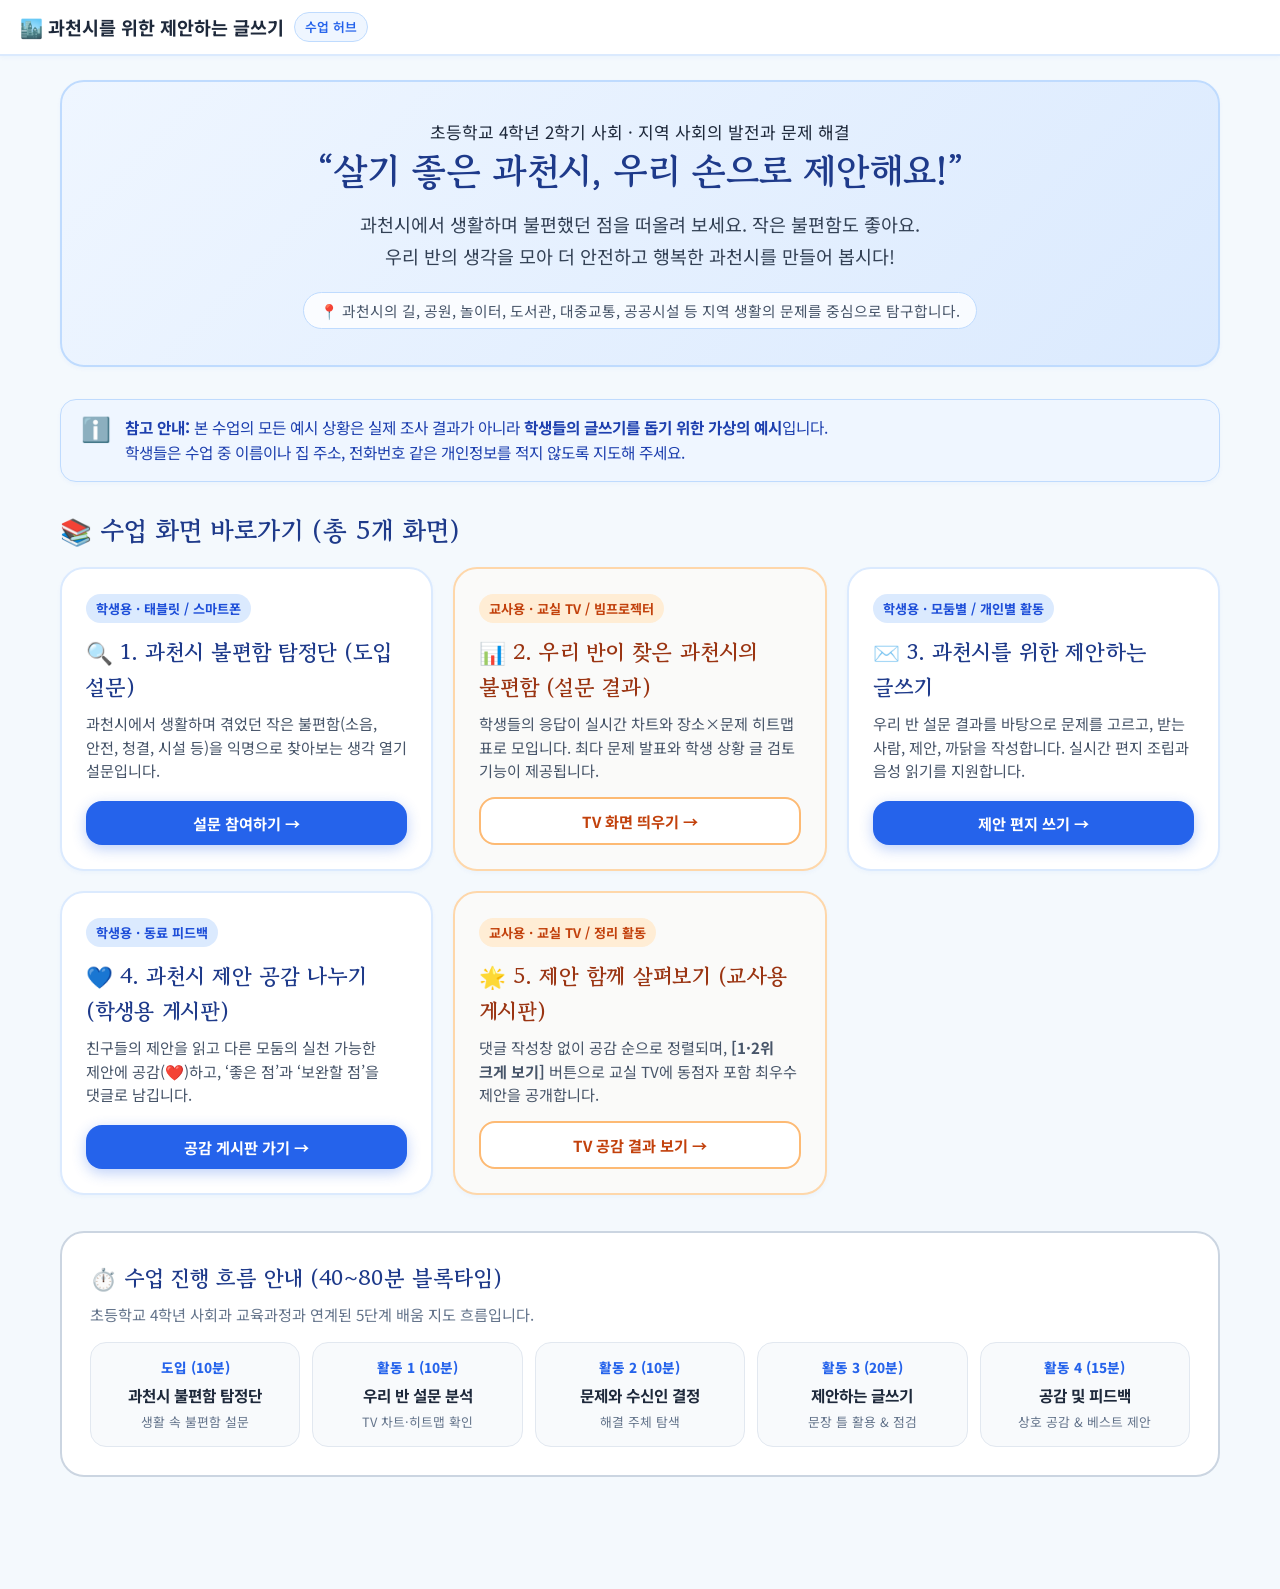
<file: public/index.html>
<!DOCTYPE html>
<html lang="ko">
<head>
  <meta charset="UTF-8">
  <meta name="viewport" content="width=device-width, initial-scale=1.0">
  <title>살기 좋은 과천시, 우리 손으로 제안해요! | 초등학교 4학년 사회과 웹앱</title>
  <link rel="stylesheet" href="style.css">
  <style>
    .hero-banner {
      background: linear-gradient(135deg, #eff6ff 0%, #dbeafe 100%);
      border: 2px solid #bfdbfe;
      border-radius: var(--radius-lg);
      padding: 36px 28px;
      text-align: center;
      margin-bottom: 32px;
      box-shadow: var(--shadow-sm);
    }
    .hero-title {
      font-family: var(--font-title);
      font-size: 2.3rem;
      font-weight: 700;
      color: #1e3a8a;
      margin-bottom: 14px;
      line-height: 1.35;
    }
    .hero-desc {
      font-size: 1.15rem;
      color: #334155;
      line-height: 1.7;
      max-width: 760px;
      margin: 0 auto 20px;
    }
    .screen-grid {
      display: grid;
      grid-template-columns: repeat(auto-fit, minmax(320px, 1fr));
      gap: 20px;
      margin-bottom: 36px;
    }
    .screen-card {
      background: #ffffff;
      border: 2px solid var(--color-border-card);
      border-radius: var(--radius-lg);
      padding: 24px;
      display: flex;
      flex-direction: column;
      justify-content: space-between;
      transition: all 0.25s ease;
      box-shadow: var(--shadow-sm);
      text-decoration: none;
      color: inherit;
    }
    .screen-card:hover {
      border-color: #60a5fa;
      transform: translateY(-3px);
      box-shadow: var(--shadow-md);
    }
    .screen-card.teacher-card {
      background: #fafaf9;
      border-color: #fed7aa;
    }
    .screen-card.teacher-card:hover {
      border-color: #f97316;
    }
    .target-tag {
      display: inline-block;
      font-size: 0.82rem;
      font-weight: 700;
      padding: 4px 10px;
      border-radius: 9999px;
      margin-bottom: 12px;
    }
    .target-student {
      background: #dbeafe;
      color: #1d4ed8;
    }
    .target-teacher {
      background: #ffedd5;
      color: #c2410c;
    }
    .lesson-steps-box {
      background: #ffffff;
      border: 2px solid #cbd5e1;
      border-radius: var(--radius-lg);
      padding: 28px;
      margin-bottom: 32px;
    }
    .step-timeline {
      display: grid;
      grid-template-columns: repeat(auto-fit, minmax(160px, 1fr));
      gap: 12px;
      margin-top: 16px;
    }
    .timeline-item {
      background: #f8fafc;
      border: 1.5px solid #e2e8f0;
      border-radius: var(--radius-md);
      padding: 14px;
      text-align: center;
    }
    .timeline-num {
      font-size: 0.85rem;
      font-weight: 800;
      color: #2563eb;
      margin-bottom: 4px;
    }
    .timeline-title {
      font-weight: 700;
      font-size: 0.98rem;
      color: #1e293b;
    }
  </style>
</head>
<body>

  <!-- 상단 네비게이션 -->
  <header class="top-nav">
    <a href="/home.html" class="nav-brand">
      <span>🏙️ 과천시를 위한 제안하는 글쓰기</span>
      <span class="badge">수업 허브</span>
    </a>
    <div class="nav-actions">
    </div>
  </header>

  <main class="page-container wide">

    <!-- 히어로 안내 배너 -->
    <section class="hero-banner">
      <div class="category-badge">초등학교 4학년 2학기 사회 · 지역 사회의 발전과 문제 해결</div>
      <h1 class="hero-title">“살기 좋은 과천시, 우리 손으로 제안해요!”</h1>
      <p class="hero-desc">
        과천시에서 생활하며 불편했던 점을 떠올려 보세요. 작은 불편함도 좋아요.<br>
        우리 반의 생각을 모아 더 안전하고 행복한 과천시를 만들어 봅시다!
      </p>
      <div style="font-size: 0.92rem; color: #475569; background: rgba(255,255,255,0.8); display: inline-block; padding: 6px 16px; border-radius: 9999px; border: 1px solid #bfdbfe;">
        📍 과천시의 길, 공원, 놀이터, 도서관, 대중교통, 공공시설 등 지역 생활의 문제를 중심으로 탐구합니다.
      </div>
    </section>

    <!-- 안내 사항 카드 -->
    <div class="banner notice" style="margin-bottom: 28px;">
      <span class="banner-icon">ℹ️</span>
      <div class="banner-text">
        <strong>참고 안내:</strong> 본 수업의 모든 예시 상황은 실제 조사 결과가 아니라 <strong>학생들의 글쓰기를 돕기 위한 가상의 예시</strong>입니다.<br>
        학생들은 수업 중 이름이나 집 주소, 전화번호 같은 개인정보를 적지 않도록 지도해 주세요.
      </div>
    </div>

    <!-- 5개 화면 메뉴 카드 그리드 -->
    <h2 style="font-family: var(--font-title); font-size: 1.6rem; color: #1e3a8a; margin-bottom: 16px;">
      📚 수업 화면 바로가기 (총 5개 화면)
    </h2>

    <div class="screen-grid">

      <!-- 화면 1 -->
      <a href="student.html" class="screen-card">
        <div>
          <span class="target-tag target-student">학생용 · 태블릿 / 스마트폰</span>
          <h3 style="font-family: var(--font-title); font-size: 1.35rem; color: #1e3a8a; margin-bottom: 8px;">
            🔍 1. 과천시 불편함 탐정단 (도입 설문)
          </h3>
          <p style="font-size: 0.95rem; color: #475569; line-height: 1.55; margin-bottom: 14px;">
            과천시에서 생활하며 겪었던 작은 불편함(소음, 안전, 청결, 시설 등)을 익명으로 찾아보는 생각 열기 설문입니다.
          </p>
        </div>
        <div class="btn btn-primary" style="min-height: 44px; padding: 10px; font-size: 0.95rem;">
          설문 참여하기 →
        </div>
      </a>

      <!-- 화면 2 -->
      <a href="teacher.html" class="screen-card teacher-card">
        <div>
          <span class="target-tag target-teacher">교사용 · 교실 TV / 빔프로젝터</span>
          <h3 style="font-family: var(--font-title); font-size: 1.35rem; color: #9a3412; margin-bottom: 8px;">
            📊 2. 우리 반이 찾은 과천시의 불편함 (설문 결과)
          </h3>
          <p style="font-size: 0.95rem; color: #475569; line-height: 1.55; margin-bottom: 14px;">
            학생들의 응답이 실시간 차트와 장소×문제 히트맵 표로 모입니다. 최다 문제 발표와 학생 상황 글 검토 기능이 제공됩니다.
          </p>
        </div>
        <div class="btn btn-secondary" style="min-height: 44px; padding: 10px; font-size: 0.95rem; border-color: #fdba74; color: #c2410c;">
          TV 화면 띄우기 →
        </div>
      </a>

      <!-- 화면 3 -->
      <a href="write.html" class="screen-card">
        <div>
          <span class="target-tag target-student">학생용 · 모둠별 / 개인별 활동</span>
          <h3 style="font-family: var(--font-title); font-size: 1.35rem; color: #1e3a8a; margin-bottom: 8px;">
            ✉️ 3. 과천시를 위한 제안하는 글쓰기
          </h3>
          <p style="font-size: 0.95rem; color: #475569; line-height: 1.55; margin-bottom: 14px;">
            우리 반 설문 결과를 바탕으로 문제를 고르고, 받는 사람, 제안, 까닭을 작성합니다. 실시간 편지 조립과 음성 읽기를 지원합니다.
          </p>
        </div>
        <div class="btn btn-primary" style="min-height: 44px; padding: 10px; font-size: 0.95rem;">
          제안 편지 쓰기 →
        </div>
      </a>

      <!-- 화면 4 -->
      <a href="board.html" class="screen-card">
        <div>
          <span class="target-tag target-student">학생용 · 동료 피드백</span>
          <h3 style="font-family: var(--font-title); font-size: 1.35rem; color: #1e3a8a; margin-bottom: 8px;">
            💙 4. 과천시 제안 공감 나누기 (학생용 게시판)
          </h3>
          <p style="font-size: 0.95rem; color: #475569; line-height: 1.55; margin-bottom: 14px;">
            친구들의 제안을 읽고 다른 모둠의 실천 가능한 제안에 공감(❤️)하고, ‘좋은 점’과 ‘보완할 점’을 댓글로 남깁니다.
          </p>
        </div>
        <div class="btn btn-primary" style="min-height: 44px; padding: 10px; font-size: 0.95rem;">
          공감 게시판 가기 →
        </div>
      </a>

      <!-- 화면 5 -->
      <a href="board.html?role=teacher" class="screen-card teacher-card">
        <div>
          <span class="target-tag target-teacher">교사용 · 교실 TV / 정리 활동</span>
          <h3 style="font-family: var(--font-title); font-size: 1.35rem; color: #9a3412; margin-bottom: 8px;">
            🌟 5. 제안 함께 살펴보기 (교사용 게시판)
          </h3>
          <p style="font-size: 0.95rem; color: #475569; line-height: 1.55; margin-bottom: 14px;">
            댓글 작성창 없이 공감 순으로 정렬되며, <strong>[1·2위 크게 보기]</strong> 버튼으로 교실 TV에 동점자 포함 최우수 제안을 공개합니다.
          </p>
        </div>
        <div class="btn btn-secondary" style="min-height: 44px; padding: 10px; font-size: 0.95rem; border-color: #fdba74; color: #c2410c;">
          TV 공감 결과 보기 →
        </div>
      </a>

    </div>

    <!-- 수업 단계 타임라인 안내 -->
    <section class="lesson-steps-box">
      <h3 style="font-family: var(--font-title); font-size: 1.35rem; color: #1e3a8a; margin-bottom: 6px;">
        ⏱️ 수업 진행 흐름 안내 (40~80분 블록타임)
      </h3>
      <p style="font-size: 0.95rem; color: #64748b;">
        초등학교 4학년 사회과 교육과정과 연계된 5단계 배움 지도 흐름입니다.
      </p>

      <div class="step-timeline">
        <div class="timeline-item">
          <div class="timeline-num">도입 (10분)</div>
          <div class="timeline-title">과천시 불편함 탐정단</div>
          <div style="font-size: 0.8rem; color: #64748b; margin-top: 4px;">생활 속 불편함 설문</div>
        </div>
        <div class="timeline-item">
          <div class="timeline-num">활동 1 (10분)</div>
          <div class="timeline-title">우리 반 설문 분석</div>
          <div style="font-size: 0.8rem; color: #64748b; margin-top: 4px;">TV 차트·히트맵 확인</div>
        </div>
        <div class="timeline-item">
          <div class="timeline-num">활동 2 (10분)</div>
          <div class="timeline-title">문제와 수신인 결정</div>
          <div style="font-size: 0.8rem; color: #64748b; margin-top: 4px;">해결 주체 탐색</div>
        </div>
        <div class="timeline-item">
          <div class="timeline-num">활동 3 (20분)</div>
          <div class="timeline-title">제안하는 글쓰기</div>
          <div style="font-size: 0.8rem; color: #64748b; margin-top: 4px;">문장 틀 활용 & 점검</div>
        </div>
        <div class="timeline-item">
          <div class="timeline-num">활동 4 (15분)</div>
          <div class="timeline-title">공감 및 피드백</div>
          <div style="font-size: 0.8rem; color: #64748b; margin-top: 4px;">상호 공감 & 베스트 제안</div>
        </div>
      </div>
    </section>

  </main>

  <script type="module">
    import { injectConfigNotice } from './app.js';
    injectConfigNotice();
  </script>

</body>
</html>
</file>
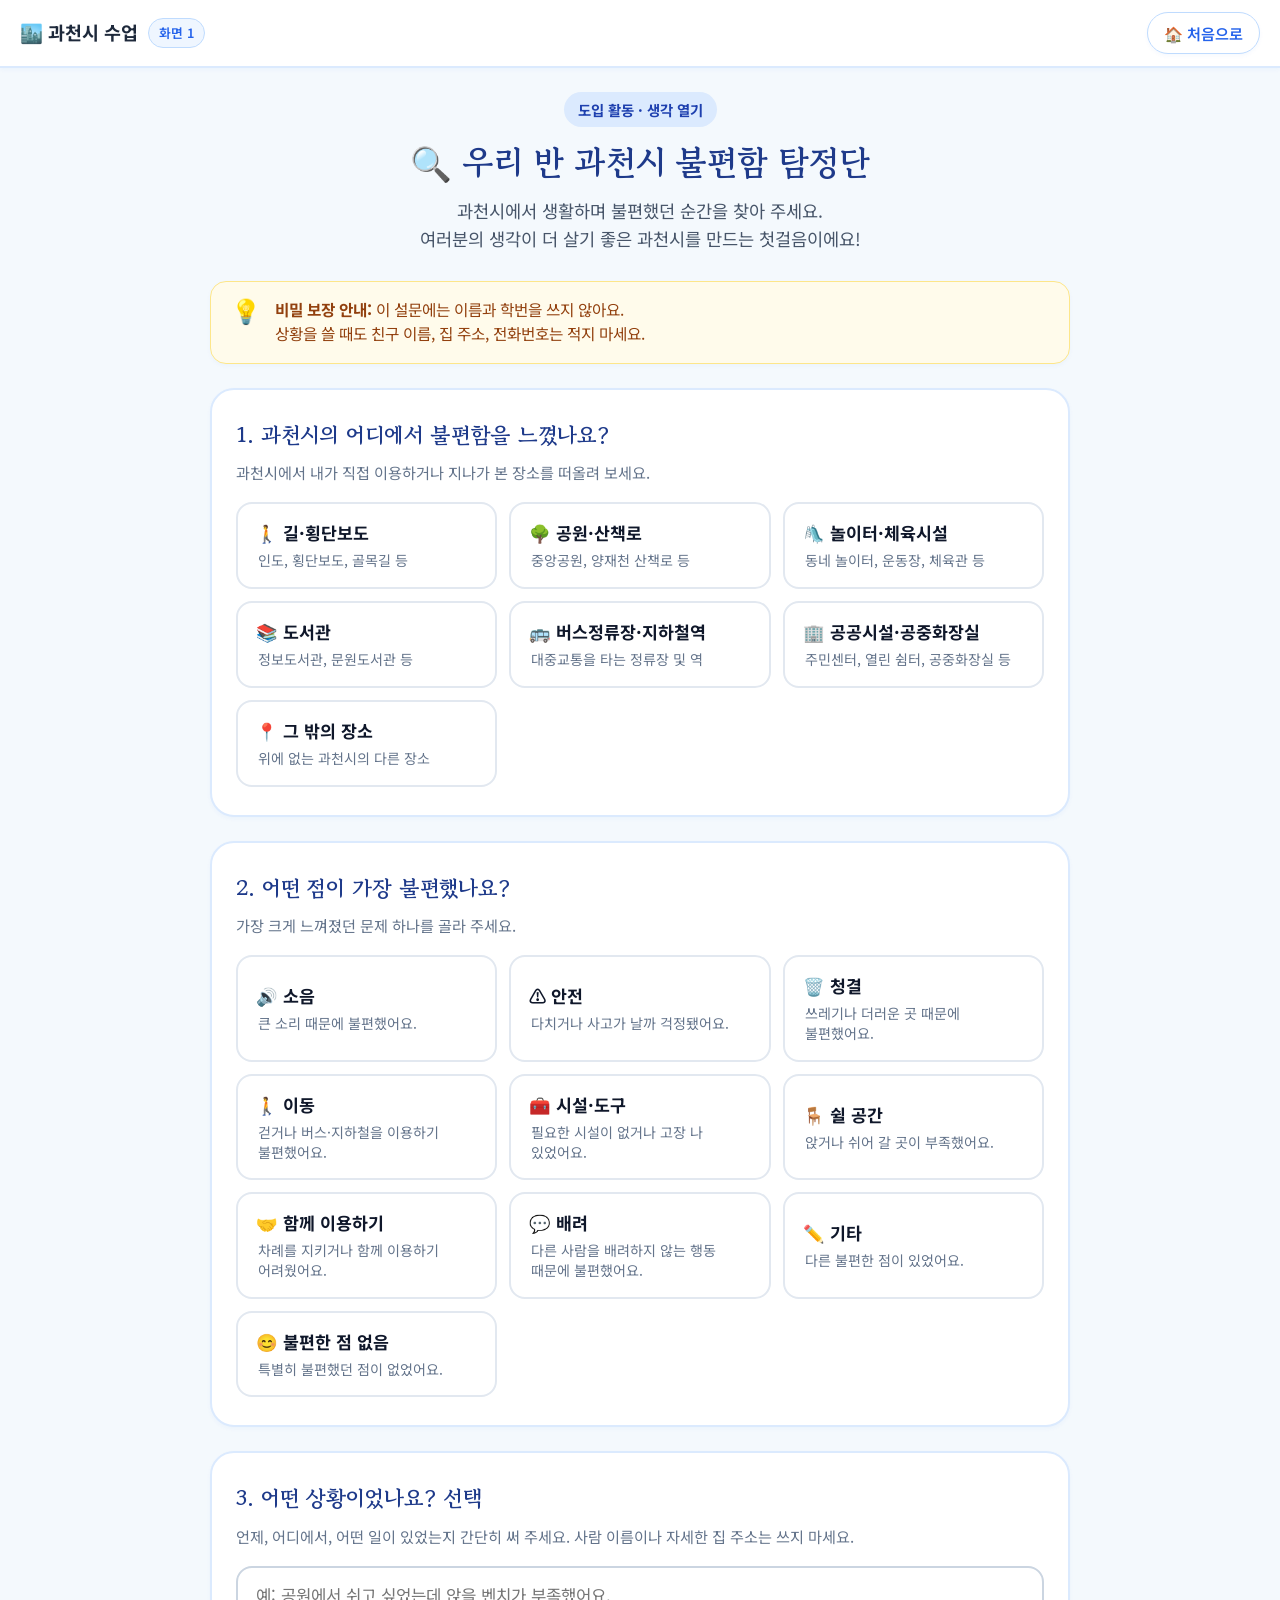
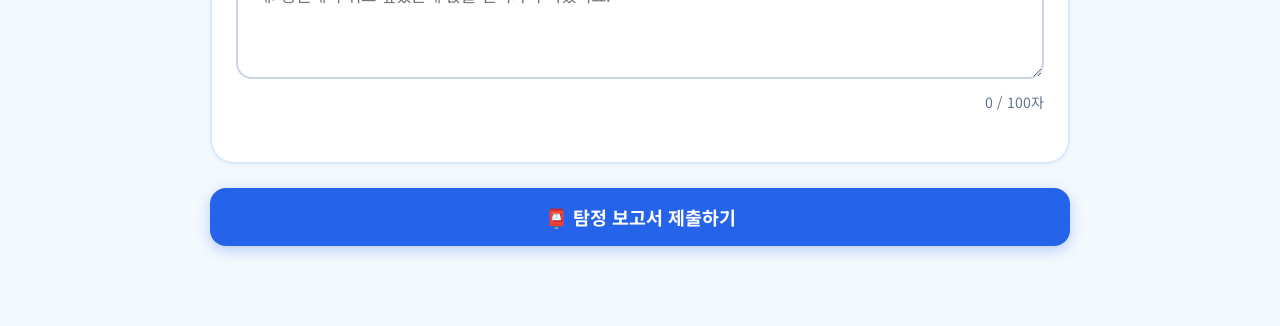
<file: public/student.html>
<!DOCTYPE html>
<html lang="ko">
<head>
  <meta charset="UTF-8">
  <meta name="viewport" content="width=device-width, initial-scale=1.0">
  <title>우리 반 과천시 불편함 탐정단 | 학생용 도입 설문</title>
  <link rel="stylesheet" href="style.css">
</head>
<body>

  <!-- 상단 네비게이션 -->
  <header class="top-nav">
    <a href="/home.html" class="nav-brand">
      <span>🏙️ 과천시 수업</span>
      <span class="badge">화면 1</span>
    </a>
    <div class="nav-actions">
      <a href="/home.html" class="btn-home">
        <span>🏠 처음으로</span>
      </a>
    </div>
  </header>

  <main class="page-container">
    <!-- 헤더 영역 -->
    <section class="page-header">
      <div class="category-badge">도입 활동 · 생각 열기</div>
      <h1>🔍 우리 반 과천시 불편함 탐정단</h1>
      <p class="subtitle">과천시에서 생활하며 불편했던 순간을 찾아 주세요.<br>여러분의 생각이 더 살기 좋은 과천시를 만드는 첫걸음이에요!</p>
    </section>

    <!-- 익명성 안내 배너 -->
    <div class="banner warning">
      <span class="banner-icon">💡</span>
      <div class="banner-text">
        <strong>비밀 보장 안내:</strong> 이 설문에는 이름과 학번을 쓰지 않아요.<br>
        상황을 쓸 때도 친구 이름, 집 주소, 전화번호는 적지 마세요.
      </div>
    </div>

    <!-- 설문 폼 -->
    <form id="survey-form" novalidate>
      
      <!-- 질문 1 -->
      <section class="card" id="card-q1">
        <h2 class="card-title">
          <span>1. 과천시의 어디에서 불편함을 느꼈나요?</span>
        </h2>
        <p class="card-help">과천시에서 내가 직접 이용하거나 지나가 본 장소를 떠올려 보세요.</p>
        
        <div class="choice-grid" id="q1-choices">
          <button type="button" class="choice-btn" data-value="길·횡단보도">
            <span class="choice-header">🚶 길·횡단보도</span>
            <span class="choice-desc">인도, 횡단보도, 골목길 등</span>
          </button>
          <button type="button" class="choice-btn" data-value="공원·산책로">
            <span class="choice-header">🌳 공원·산책로</span>
            <span class="choice-desc">중앙공원, 양재천 산책로 등</span>
          </button>
          <button type="button" class="choice-btn" data-value="놀이터·체육시설">
            <span class="choice-header">🛝 놀이터·체육시설</span>
            <span class="choice-desc">동네 놀이터, 운동장, 체육관 등</span>
          </button>
          <button type="button" class="choice-btn" data-value="도서관">
            <span class="choice-header">📚 도서관</span>
            <span class="choice-desc">정보도서관, 문원도서관 등</span>
          </button>
          <button type="button" class="choice-btn" data-value="버스정류장·지하철역">
            <span class="choice-header">🚌 버스정류장·지하철역</span>
            <span class="choice-desc">대중교통을 타는 정류장 및 역</span>
          </button>
          <button type="button" class="choice-btn" data-value="공공시설·공중화장실">
            <span class="choice-header">🏢 공공시설·공중화장실</span>
            <span class="choice-desc">주민센터, 열린 쉼터, 공중화장실 등</span>
          </button>
          <button type="button" class="choice-btn" data-value="그 밖의 장소">
            <span class="choice-header">📍 그 밖의 장소</span>
            <span class="choice-desc">위에 없는 과천시의 다른 장소</span>
          </button>
        </div>
        <input type="hidden" name="location" id="input-location">
      </section>

      <!-- 질문 2 -->
      <section class="card" id="card-q2">
        <h2 class="card-title">
          <span>2. 어떤 점이 가장 불편했나요?</span>
        </h2>
        <p class="card-help">가장 크게 느껴졌던 문제 하나를 골라 주세요.</p>
        
        <div class="choice-grid cols-3" id="q2-choices">
          <button type="button" class="choice-btn" data-value="소음">
            <span class="choice-header">🔊 소음</span>
            <span class="choice-desc">큰 소리 때문에 불편했어요.</span>
          </button>
          <button type="button" class="choice-btn" data-value="안전">
            <span class="choice-header">⚠️ 안전</span>
            <span class="choice-desc">다치거나 사고가 날까 걱정됐어요.</span>
          </button>
          <button type="button" class="choice-btn" data-value="청결">
            <span class="choice-header">🗑️ 청결</span>
            <span class="choice-desc">쓰레기나 더러운 곳 때문에 불편했어요.</span>
          </button>
          <button type="button" class="choice-btn" data-value="이동">
            <span class="choice-header">🚶 이동</span>
            <span class="choice-desc">걷거나 버스·지하철을 이용하기 불편했어요.</span>
          </button>
          <button type="button" class="choice-btn" data-value="시설·도구">
            <span class="choice-header">🧰 시설·도구</span>
            <span class="choice-desc">필요한 시설이 없거나 고장 나 있었어요.</span>
          </button>
          <button type="button" class="choice-btn" data-value="쉴 공간">
            <span class="choice-header">🪑 쉴 공간</span>
            <span class="choice-desc">앉거나 쉬어 갈 곳이 부족했어요.</span>
          </button>
          <button type="button" class="choice-btn" data-value="함께 이용하기">
            <span class="choice-header">🤝 함께 이용하기</span>
            <span class="choice-desc">차례를 지키거나 함께 이용하기 어려웠어요.</span>
          </button>
          <button type="button" class="choice-btn" data-value="배려">
            <span class="choice-header">💬 배려</span>
            <span class="choice-desc">다른 사람을 배려하지 않는 행동 때문에 불편했어요.</span>
          </button>
          <button type="button" class="choice-btn" data-value="기타">
            <span class="choice-header">✏️ 기타</span>
            <span class="choice-desc">다른 불편한 점이 있었어요.</span>
          </button>
          <button type="button" class="choice-btn" data-value="불편한 점 없음">
            <span class="choice-header">😊 불편한 점 없음</span>
            <span class="choice-desc">특별히 불편했던 점이 없었어요.</span>
          </button>
        </div>
        <input type="hidden" name="issue" id="input-issue">
      </section>

      <!-- 질문 3 -->
      <section class="card" id="card-q3">
        <h2 class="card-title">
          <span>3. 어떤 상황이었나요?</span>
          <span id="badge-q3-required" class="badge-optional">선택</span>
        </h2>
        <p class="card-help">언제, 어디에서, 어떤 일이 있었는지 간단히 써 주세요. 사람 이름이나 자세한 집 주소는 쓰지 마세요.</p>
        
        <div class="form-group">
          <textarea
            class="form-control"
            id="input-situation"
            rows="3"
            maxlength="100"
            placeholder="예: 공원에서 쉬고 싶었는데 앉을 벤치가 부족했어요."></textarea>
          <div class="char-counter">
            <span id="situation-char-count">0</span> / 100자
          </div>
        </div>
      </section>

      <!-- 제출 버튼 -->
      <button type="submit" class="btn btn-primary" id="btn-submit">
        <span>📮 탐정 보고서 제출하기</span>
      </button>

    </form>

    <!-- 완료 화면 (제출 후 나타남) -->
    <div id="success-screen" class="success-card" style="display: none;">
      <div class="success-icon">🎉</div>
      <h2 class="success-title">탐정 임무 완료!</h2>
      <p class="success-desc">과천시를 위한 소중한 의견을 보냈어요.<br>선생님 화면(TV)에 여러분의 생각이 모이고 있어요.</p>
      
      <div style="display: flex; gap: 12px; flex-direction: column; max-width: 400px; margin: 0 auto;">
        <button type="button" class="btn btn-secondary" id="btn-reset">
          🔄 다른 불편함도 한 번 더 쓰기
        </button>
        <a href="write.html" class="btn btn-primary">
          ✍️ 제안하는 글쓰기 하러 가기
        </a>
      </div>
    </div>

  </main>

  <script type="module">
    import { addResponse, validateInputs, showToast, injectConfigNotice } from './app.js';

    injectConfigNotice();

    const form = document.getElementById('survey-form');
    const successScreen = document.getElementById('success-screen');
    const btnSubmit = document.getElementById('btn-submit');
    const btnReset = document.getElementById('btn-reset');

    const cardQ1 = document.getElementById('card-q1');
    const cardQ2 = document.getElementById('card-q2');
    const cardQ3 = document.getElementById('card-q3');

    const inputLocation = document.getElementById('input-location');
    const inputIssue = document.getElementById('input-issue');
    const inputSituation = document.getElementById('input-situation');
    const charCount = document.getElementById('situation-char-count');
    const badgeQ3Required = document.getElementById('badge-q3-required');

    const q1Buttons = document.querySelectorAll('#q1-choices .choice-btn');
    const q2Buttons = document.querySelectorAll('#q2-choices .choice-btn');

    // 질문 1 버튼 클릭
    q1Buttons.forEach(btn => {
      btn.addEventListener('click', () => {
        q1Buttons.forEach(b => b.classList.remove('selected'));
        btn.classList.add('selected');
        inputLocation.value = btn.dataset.value;
      });
    });

    // 질문 2 버튼 클릭 및 규칙 적용
    q2Buttons.forEach(btn => {
      btn.addEventListener('click', () => {
        q2Buttons.forEach(b => b.classList.remove('selected'));
        btn.classList.add('selected');
        const val = btn.dataset.value;
        inputIssue.value = val;
        applyRules(val);
      });
    });

    function applyRules(issue) {
      if (issue === '기타') {
        // 규칙: 질문2가 '기타'면 질문3 필수, "(꼭 써 주세요)" 표시
        cardQ1.classList.remove('disabled');
        cardQ3.style.display = 'block';
        badgeQ3Required.className = 'badge-required';
        badgeQ3Required.textContent = '(꼭 써 주세요)';
      } else if (issue === '불편한 점 없음') {
        // 규칙: '불편한 점 없음'이면 질문1 흐리게(선택 안 해도 됨), 질문3 숨김
        cardQ1.classList.add('disabled');
        q1Buttons.forEach(b => b.classList.remove('selected'));
        inputLocation.value = '';
        cardQ3.style.display = 'none';
        inputSituation.value = '';
        charCount.textContent = '0';
      } else {
        // 기본 상태
        cardQ1.classList.remove('disabled');
        cardQ3.style.display = 'block';
        badgeQ3Required.className = 'badge-optional';
        badgeQ3Required.textContent = '선택';
      }
    }

    // 글자 수 카운터
    inputSituation.addEventListener('input', () => {
      charCount.textContent = inputSituation.value.length;
    });

    // 폼 제출
    form.addEventListener('submit', async (e) => {
      e.preventDefault();

      const issue = inputIssue.value.trim();
      const location = inputLocation.value.trim();
      const situation = inputSituation.value.trim();

      // 1. 유효성 검사
      if (!issue) {
        showToast('2번 질문(어떤 점이 불편했나요?)을 먼저 골라 주세요.', 'warning');
        cardQ2.scrollIntoView({ behavior: 'smooth' });
        return;
      }

      if (issue !== '불편한 점 없음' && !location) {
        showToast('1번 질문(어디에서 불편함을 느꼈나요?)을 골라 주세요.', 'warning');
        cardQ1.scrollIntoView({ behavior: 'smooth' });
        return;
      }

      if (issue === '기타' && !situation) {
        showToast('기타를 고른 경우, 3번에 어떤 상황이었는지 꼭 써 주세요!', 'warning');
        cardQ3.scrollIntoView({ behavior: 'smooth' });
        inputSituation.focus();
        return;
      }

      // 욕설 필터 검사
      if (situation) {
        const check = validateInputs(situation);
        if (!check.ok) {
          showToast(`3번 내용에 주의가 필요해요: ${check.message}`, 'error');
          cardQ3.scrollIntoView({ behavior: 'smooth' });
          inputSituation.focus();
          return;
        }
      }

      // 제출 처리
      btnSubmit.disabled = true;
      btnSubmit.innerHTML = '<span>⏳ 저장하는 중...</span>';

      try {
        await addResponse({
          location: issue === '불편한 점 없음' ? '' : location,
          issue: issue,
          situation: issue === '불편한 점 없음' ? '' : situation
        });

        // 완료 화면으로 전환
        form.style.display = 'none';
        successScreen.style.display = 'block';
        window.scrollTo({ top: 0, behavior: 'smooth' });
      } catch (err) {
        console.error('제출 에러:', err);
        showToast('저장에 실패했어요. 다시 시도해 주세요.', 'error');
        btnSubmit.disabled = false;
        btnSubmit.innerHTML = '<span>📮 탐정 보고서 제출하기</span>';
      }
    });

    // 한 번 더 쓰기 초기화
    btnReset.addEventListener('click', () => {
      form.reset();
      inputLocation.value = '';
      inputIssue.value = '';
      inputSituation.value = '';
      charCount.textContent = '0';
      q1Buttons.forEach(b => b.classList.remove('selected'));
      q2Buttons.forEach(b => b.classList.remove('selected'));
      applyRules('');

      btnSubmit.disabled = false;
      btnSubmit.innerHTML = '<span>📮 탐정 보고서 제출하기</span>';

      successScreen.style.display = 'none';
      form.style.display = 'block';
      window.scrollTo({ top: 0, behavior: 'smooth' });
    });
  </script>

</body>
</html>
</file>
<file: public/style.css>
/* ===================================================================
   과천시를 위한 제안하는 글쓰기 - 초등학교 4학년 수업용 공통 스타일
   글꼴: 제목(Gowun Batang), 본문(Noto Sans KR)
   컬러: 밝고 따뜻한 파스텔 블루 & 친근한 학습자 중심 디자인
   =================================================================== */

@import url('https://fonts.googleapis.com/css2?family=Gowun+Batang:wght@400;700&family=Noto+Sans+KR:wght@400;500;600;700;800&display=swap');

:root {
  --font-title: 'Gowun Batang', serif;
  --font-body: 'Noto Sans KR', sans-serif;

  --color-bg: #f4f9fd;
  --color-card-bg: #ffffff;
  --color-text-main: #1e293b;
  --color-text-muted: #64748b;
  
  --color-primary: #2563eb;
  --color-primary-hover: #1d4ed8;
  --color-primary-light: #eff6ff;
  --color-primary-border: #bfdbfe;
  
  --color-pastel-blue: #dbeafe;
  --color-pastel-sky: #e0f2fe;
  --color-pastel-yellow: #fef9c3;
  --color-pastel-amber: #fef3c7;
  --color-pastel-green: #dcfce7;
  --color-pastel-rose: #ffe4e6;

  --color-border: #e2e8f0;
  --color-border-card: #dbeafe;

  --shadow-sm: 0 2px 4px rgba(37, 99, 235, 0.04);
  --shadow-md: 0 4px 12px rgba(37, 99, 235, 0.08);
  --shadow-lg: 0 8px 24px rgba(37, 99, 235, 0.12);
  --shadow-focus: 0 0 0 4px rgba(59, 130, 246, 0.25);
  
  --radius-sm: 10px;
  --radius-md: 16px;
  --radius-lg: 24px;
  --radius-full: 9999px;
}

* {
  box-sizing: border-box;
  margin: 0;
  padding: 0;
}

body {
  font-family: var(--font-body);
  background-color: var(--color-bg);
  color: var(--color-text-main);
  line-height: 1.6;
  font-size: 17px;
  -webkit-font-smoothing: antialiased;
  word-break: keep-all;
  overflow-wrap: break-word;
}

/* 상단 공통 네비게이션 헤더 */
.top-nav {
  position: sticky;
  top: 0;
  z-index: 100;
  background: rgba(255, 255, 255, 0.95);
  backdrop-filter: blur(8px);
  border-bottom: 2px solid var(--color-pastel-blue);
  padding: 12px 20px;
  display: flex;
  align-items: center;
  justify-content: space-between;
  box-shadow: var(--shadow-sm);
}

.nav-brand {
  display: flex;
  align-items: center;
  gap: 10px;
  text-decoration: none;
  color: var(--color-text-main);
  font-weight: 700;
  font-size: 1.15rem;
}

.nav-brand .badge {
  background: var(--color-primary-light);
  color: var(--color-primary);
  border: 1px solid var(--color-primary-border);
  font-size: 0.8rem;
  padding: 4px 10px;
  border-radius: var(--radius-full);
  font-weight: 600;
}

.nav-actions {
  display: flex;
  align-items: center;
  gap: 10px;
}

/* 홈 버튼 (처음으로) */
.btn-home {
  display: inline-flex;
  align-items: center;
  gap: 6px;
  background: #ffffff;
  color: var(--color-primary);
  border: 1.5px solid var(--color-primary-border);
  padding: 8px 16px;
  border-radius: var(--radius-full);
  font-size: 0.95rem;
  font-weight: 600;
  text-decoration: none;
  transition: all 0.2s ease;
  box-shadow: var(--shadow-sm);
}

.btn-home:hover {
  background: var(--color-primary-light);
  border-color: var(--color-primary);
  transform: translateY(-1px);
}

/* 메인 컨테이너 */
.page-container {
  max-width: 900px;
  margin: 0 auto;
  padding: 24px 20px 80px;
}

.page-container.wide {
  max-width: 1200px;
}

/* 페이지 헤더 */
.page-header {
  text-align: center;
  margin-bottom: 28px;
}

.page-header .category-badge {
  display: inline-block;
  background: #dbeafe;
  color: #1e40af;
  font-size: 0.9rem;
  font-weight: 700;
  padding: 6px 14px;
  border-radius: var(--radius-full);
  margin-bottom: 12px;
}

.page-header h1 {
  font-family: var(--font-title);
  font-size: 2.1rem;
  font-weight: 700;
  color: #1e3a8a;
  line-height: 1.35;
  margin-bottom: 12px;
}

.page-header .subtitle {
  font-size: 1.1rem;
  color: #475569;
  line-height: 1.6;
}

/* 안내 배너 카드 */
.banner {
  background: #ffffff;
  border-radius: var(--radius-md);
  padding: 16px 20px;
  display: flex;
  align-items: flex-start;
  gap: 14px;
  margin-bottom: 24px;
  border: 1.5px solid var(--color-border);
  box-shadow: var(--shadow-sm);
}

.banner.info {
  background: #f0fdf4;
  border-color: #bbf7d0;
  color: #166534;
}

.banner.warning {
  background: #fffbeb;
  border-color: #fde68a;
  color: #92400e;
}

.banner.notice {
  background: #eff6ff;
  border-color: #bfdbfe;
  color: #1e40af;
}

.banner-icon {
  font-size: 1.5rem;
  line-height: 1;
  flex-shrink: 0;
}

.banner-text {
  font-size: 0.98rem;
  line-height: 1.55;
}

/* 카드 기본 스타일 */
.card {
  background: var(--color-card-bg);
  border: 2px solid var(--color-border-card);
  border-radius: var(--radius-lg);
  padding: 28px 24px;
  margin-bottom: 24px;
  box-shadow: var(--shadow-sm);
  transition: box-shadow 0.2s ease, border-color 0.2s ease;
}

.card:hover {
  border-color: #93c5fd;
  box-shadow: var(--shadow-md);
}

.card-title {
  font-family: var(--font-title);
  font-size: 1.35rem;
  font-weight: 700;
  color: #1e3a8a;
  display: flex;
  align-items: center;
  gap: 8px;
  margin-bottom: 8px;
}

.card-help {
  font-size: 0.95rem;
  color: var(--color-text-muted);
  margin-bottom: 18px;
}

/* 질문 선택 그리드 */
.choice-grid {
  display: grid;
  grid-template-columns: repeat(auto-fill, minmax(240px, 1fr));
  gap: 12px;
}

.choice-grid.cols-3 {
  grid-template-columns: repeat(auto-fill, minmax(260px, 1fr));
}

.choice-btn {
  background: #ffffff;
  border: 2px solid #e2e8f0;
  border-radius: var(--radius-md);
  padding: 16px 18px;
  display: flex;
  flex-direction: column;
  gap: 6px;
  cursor: pointer;
  text-align: left;
  transition: all 0.2s ease;
  font-family: inherit;
  color: var(--color-text-main);
  position: relative;
  min-height: 72px;
  justify-content: center;
}

.choice-btn:hover:not(:disabled) {
  border-color: #60a5fa;
  background-color: #f8fafc;
  transform: translateY(-2px);
  box-shadow: var(--shadow-sm);
}

.choice-btn.selected {
  border-color: var(--color-primary);
  background-color: #eff6ff;
  box-shadow: var(--shadow-focus);
}

.choice-btn.selected::after {
  content: '✓';
  position: absolute;
  top: 12px;
  right: 14px;
  font-weight: 800;
  color: var(--color-primary);
  font-size: 1.1rem;
}

.choice-btn .choice-header {
  display: flex;
  align-items: center;
  gap: 10px;
  font-weight: 700;
  font-size: 1.08rem;
  color: #0f172a;
}

.choice-btn .choice-desc {
  font-size: 0.88rem;
  color: #64748b;
  line-height: 1.4;
  padding-left: 2px;
}

/* 비활성화 상태 */
.choice-btn:disabled,
.card.disabled {
  opacity: 0.5;
  pointer-events: none;
  filter: grayscale(0.5);
}

/* 폼 입력 필드 */
.form-group {
  margin-bottom: 20px;
}

.form-label {
  display: block;
  font-weight: 700;
  font-size: 1.05rem;
  color: #1e3a8a;
  margin-bottom: 8px;
}

.form-label .badge-required {
  background: #fee2e2;
  color: #b91c1c;
  font-size: 0.78rem;
  padding: 2px 8px;
  border-radius: var(--radius-full);
  margin-left: 6px;
  font-weight: 600;
}

.form-label .badge-optional {
  background: #f1f5f9;
  color: #64748b;
  font-size: 0.78rem;
  padding: 2px 8px;
  border-radius: var(--radius-full);
  margin-left: 6px;
  font-weight: 500;
}

.form-control {
  width: 100%;
  padding: 14px 18px;
  font-size: 1.05rem;
  font-family: inherit;
  color: var(--color-text-main);
  background-color: #ffffff;
  border: 2px solid #cbd5e1;
  border-radius: var(--radius-md);
  transition: all 0.2s ease;
  line-height: 1.6;
}

.form-control:focus {
  outline: none;
  border-color: var(--color-primary);
  box-shadow: var(--shadow-focus);
}

textarea.form-control {
  resize: vertical;
  min-height: 90px;
}

.char-counter {
  text-align: right;
  font-size: 0.88rem;
  color: #64748b;
  margin-top: 6px;
}

.scaffold-box {
  background: #f0f7ff;
  border-left: 4px solid var(--color-primary);
  border-radius: 0 var(--radius-sm) var(--radius-sm) 0;
  padding: 10px 14px;
  font-size: 0.93rem;
  color: #1e40af;
  margin-bottom: 10px;
  font-weight: 500;
}

/* 대형 버튼 */
.btn {
  display: inline-flex;
  align-items: center;
  justify-content: center;
  gap: 8px;
  padding: 16px 28px;
  font-size: 1.15rem;
  font-weight: 700;
  border-radius: var(--radius-md);
  border: none;
  cursor: pointer;
  transition: all 0.2s ease;
  font-family: inherit;
  text-decoration: none;
  width: 100%;
  min-height: 58px;
}

.btn-primary {
  background-color: var(--color-primary);
  color: #ffffff;
  box-shadow: 0 4px 14px rgba(37, 99, 235, 0.3);
}

.btn-primary:hover:not(:disabled) {
  background-color: var(--color-primary-hover);
  transform: translateY(-2px);
  box-shadow: 0 6px 18px rgba(37, 99, 235, 0.35);
}

.btn-secondary {
  background-color: #ffffff;
  color: #334155;
  border: 2px solid #cbd5e1;
}

.btn-secondary:hover:not(:disabled) {
  background-color: #f8fafc;
  border-color: #94a3b8;
}

.btn-danger {
  background-color: #ef4444;
  color: #ffffff;
}

.btn-danger:hover:not(:disabled) {
  background-color: #dc2626;
}

.btn:disabled {
  opacity: 0.5;
  cursor: not-allowed;
  transform: none !important;
  box-shadow: none !important;
}

/* 완료 카드 (성공 화면) */
.success-card {
  text-align: center;
  padding: 48px 24px;
  background: #ffffff;
  border: 2px solid #bbf7d0;
  border-radius: var(--radius-lg);
  box-shadow: var(--shadow-md);
  animation: popIn 0.3s cubic-bezier(0.175, 0.885, 0.32, 1.275);
}

.success-icon {
  font-size: 4rem;
  margin-bottom: 16px;
}

.success-title {
  font-family: var(--font-title);
  font-size: 2rem;
  font-weight: 700;
  color: #15803d;
  margin-bottom: 12px;
}

.success-desc {
  font-size: 1.15rem;
  color: #475569;
  margin-bottom: 28px;
  line-height: 1.6;
}

/* 편지 미리보기 종이 UI */
.letter-paper {
  background: #fffdfa;
  border: 2px solid #fed7aa;
  border-radius: var(--radius-lg);
  padding: 36px 32px;
  box-shadow: 0 8px 20px rgba(180, 83, 9, 0.08);
  font-family: var(--font-title);
  color: #292524;
  line-height: 1.9;
  font-size: 1.15rem;
  position: relative;
  background-image: repeating-linear-gradient(
    transparent,
    transparent 35px,
    #fef3c7 35px,
    #fef3c7 37px
  );
  margin-bottom: 24px;
}

.letter-recipient {
  font-weight: 700;
  font-size: 1.3rem;
  color: #1e3a8a;
  margin-bottom: 20px;
}

.letter-body {
  margin-bottom: 24px;
  text-indent: 1em;
}

.letter-highlight {
  font-weight: 700;
  color: #0369a1;
  background: #e0f2fe;
  padding: 2px 6px;
  border-radius: 4px;
}

.letter-date-signature {
  text-align: right;
  margin-top: 32px;
  font-weight: 700;
}

/* 체크리스트 */
.checklist-item {
  display: flex;
  align-items: center;
  gap: 14px;
  padding: 14px 18px;
  background: #f8fafc;
  border: 2px solid #e2e8f0;
  border-radius: var(--radius-md);
  margin-bottom: 10px;
  cursor: pointer;
  transition: all 0.2s ease;
  user-select: none;
}

.checklist-item:hover {
  border-color: #93c5fd;
  background: #f0f7ff;
}

.checklist-item.checked {
  background: #ecfdf5;
  border-color: #6ee7b7;
}

.checklist-box {
  width: 28px;
  height: 28px;
  border-radius: 8px;
  border: 2px solid #94a3b8;
  display: flex;
  align-items: center;
  justify-content: center;
  font-weight: 800;
  color: #ffffff;
  background: #ffffff;
  transition: all 0.2s ease;
  flex-shrink: 0;
  font-size: 1rem;
}

.checklist-item.checked .checklist-box {
  background: #10b981;
  border-color: #10b981;
}

.checklist-label {
  font-size: 1.05rem;
  font-weight: 600;
  color: #1e293b;
}

/* 공감 게시판 카드 */
.proposal-card {
  background: #ffffff;
  border: 2px solid #dbeafe;
  border-radius: var(--radius-lg);
  padding: 24px;
  margin-bottom: 20px;
  box-shadow: var(--shadow-sm);
  transition: all 0.2s ease;
  position: relative;
}

.proposal-card:hover {
  border-color: #93c5fd;
  box-shadow: var(--shadow-md);
}

.proposal-header {
  display: flex;
  align-items: center;
  justify-content: space-between;
  margin-bottom: 14px;
  flex-wrap: wrap;
  gap: 8px;
}

.team-badge {
  background: #eff6ff;
  color: #1d4ed8;
  border: 1px solid #bfdbfe;
  font-size: 0.9rem;
  font-weight: 700;
  padding: 4px 12px;
  border-radius: var(--radius-full);
}

.recipient-badge {
  background: #fef3c7;
  color: #b45309;
  border: 1px solid #fde68a;
  font-size: 0.88rem;
  font-weight: 600;
  padding: 4px 10px;
  border-radius: var(--radius-full);
}

.proposal-problem {
  font-size: 1rem;
  color: #475569;
  background: #f8fafc;
  padding: 10px 14px;
  border-radius: var(--radius-sm);
  margin-bottom: 12px;
  border-left: 3px solid #94a3b8;
}

.proposal-main {
  font-family: var(--font-title);
  font-size: 1.35rem;
  font-weight: 700;
  color: #1e3a8a;
  line-height: 1.45;
  background: #eff6ff;
  padding: 14px 18px;
  border-radius: var(--radius-md);
  margin-bottom: 14px;
  border: 1.5px solid #bfdbfe;
}

.proposal-reasons {
  font-size: 0.98rem;
  color: #334155;
  margin-bottom: 18px;
  line-height: 1.6;
  padding-left: 4px;
}

.proposal-reasons li {
  margin-bottom: 6px;
}

.proposal-footer {
  display: flex;
  align-items: center;
  justify-content: space-between;
  border-top: 1.5px solid #f1f5f9;
  padding-top: 14px;
  gap: 12px;
  flex-wrap: wrap;
}

.btn-like {
  display: inline-flex;
  align-items: center;
  gap: 8px;
  background: #fff1f2;
  color: #e11d48;
  border: 1.5px solid #fecdd3;
  padding: 10px 20px;
  border-radius: var(--radius-full);
  font-size: 1.05rem;
  font-weight: 700;
  cursor: pointer;
  transition: all 0.2s ease;
}

.btn-like:hover:not(:disabled) {
  background: #ffe4e6;
  transform: scale(1.05);
}

.btn-like.liked {
  background: #e11d48;
  color: #ffffff;
  border-color: #e11d48;
}

.btn-like:disabled {
  opacity: 0.55;
  cursor: not-allowed;
  transform: none;
}

/* 댓글 영역 */
.comments-section {
  margin-top: 18px;
  background: #f8fafc;
  border-radius: var(--radius-md);
  padding: 16px;
  border: 1.5px solid #e2e8f0;
}

.comment-list {
  display: flex;
  flex-direction: column;
  gap: 10px;
  margin-top: 12px;
}

.comment-bubble {
  background: #ffffff;
  border-radius: var(--radius-sm);
  padding: 10px 14px;
  border: 1px solid #e2e8f0;
  font-size: 0.95rem;
}

.comment-bubble.good {
  border-left: 4px solid #10b981;
}

.comment-bubble.improve {
  border-left: 4px solid #f59e0b;
}

.comment-type-badge {
  font-size: 0.78rem;
  font-weight: 700;
  padding: 2px 8px;
  border-radius: 4px;
  margin-right: 6px;
}

.comment-type-badge.good {
  background: #dcfce7;
  color: #15803d;
}

.comment-type-badge.improve {
  background: #fef3c7;
  color: #b45309;
}

/* TV 전체화면 모달 & 1위 발표 */
.tv-overlay {
  position: fixed;
  inset: 0;
  background: rgba(15, 23, 42, 0.85);
  backdrop-filter: blur(8px);
  z-index: 1000;
  display: flex;
  align-items: center;
  justify-content: center;
  padding: 24px;
  animation: fadeIn 0.3s ease;
}

.tv-modal {
  background: #ffffff;
  width: 100%;
  max-width: 900px;
  max-height: 90vh;
  overflow-y: auto;
  border-radius: var(--radius-lg);
  padding: 36px 32px;
  box-shadow: 0 25px 50px -12px rgba(0, 0, 0, 0.25);
  position: relative;
}

.tv-close {
  position: absolute;
  top: 20px;
  right: 20px;
  background: #f1f5f9;
  border: none;
  width: 44px;
  height: 44px;
  border-radius: 50%;
  font-size: 1.4rem;
  cursor: pointer;
  display: flex;
  align-items: center;
  justify-content: center;
}

.tv-close:hover {
  background: #e2e8f0;
}

/* 히트맵 테이블 */
.heatmap-table-wrapper {
  overflow-x: auto;
  margin: 16px 0;
  border-radius: var(--radius-md);
  border: 1px solid #cbd5e1;
}

.heatmap-table {
  width: 100%;
  border-collapse: collapse;
  font-size: 0.88rem;
  text-align: center;
}

.heatmap-table th,
.heatmap-table td {
  padding: 10px 8px;
  border: 1px solid #e2e8f0;
}

.heatmap-table th {
  background: #f1f5f9;
  font-weight: 700;
  color: #334155;
  white-space: nowrap;
}

.heatmap-table td.heatmap-cell {
  cursor: pointer;
  transition: transform 0.15s ease;
  font-weight: 600;
}

.heatmap-table td.heatmap-cell:hover {
  transform: scale(1.1);
  box-shadow: var(--shadow-sm);
  z-index: 2;
  position: relative;
}

/* 토스트 알림 */
.toast-container {
  position: fixed;
  bottom: 24px;
  left: 50%;
  transform: translateX(-50%);
  z-index: 9999;
  display: flex;
  flex-direction: column;
  gap: 10px;
  pointer-events: none;
}

.toast {
  background: #1e293b;
  color: #ffffff;
  padding: 14px 24px;
  border-radius: var(--radius-full);
  font-size: 1rem;
  font-weight: 600;
  box-shadow: 0 10px 25px rgba(0, 0, 0, 0.2);
  display: flex;
  align-items: center;
  gap: 10px;
  animation: slideUp 0.3s ease;
  pointer-events: auto;
  max-width: 90vw;
  text-align: center;
}

.toast.warning {
  background: #b45309;
}

.toast.error {
  background: #b91c1c;
}

.toast.success {
  background: #15803d;
}

/* 팝업 모달 */
.confirm-modal-overlay {
  position: fixed;
  inset: 0;
  background: rgba(0, 0, 0, 0.5);
  z-index: 2000;
  display: flex;
  align-items: center;
  justify-content: center;
  padding: 20px;
}

.confirm-modal {
  background: #ffffff;
  border-radius: var(--radius-lg);
  padding: 28px;
  max-width: 480px;
  width: 100%;
  box-shadow: var(--shadow-lg);
}

.confirm-modal h3 {
  font-family: var(--font-title);
  font-size: 1.4rem;
  color: #1e3a8a;
  margin-bottom: 12px;
}

.confirm-modal p {
  color: #475569;
  font-size: 1rem;
  margin-bottom: 24px;
}

.confirm-actions {
  display: flex;
  gap: 10px;
}

/* 애니메이션 */
@keyframes fadeIn {
  from { opacity: 0; }
  to { opacity: 1; }
}

@keyframes popIn {
  from {
    opacity: 0;
    transform: scale(0.9);
  }
  to {
    opacity: 1;
    transform: scale(1);
  }
}

@keyframes slideUp {
  from {
    opacity: 0;
    transform: translateY(20px);
  }
  to {
    opacity: 1;
    transform: translateY(0);
  }
}

/* 반응형 모바일/태블릿 */
@media (max-width: 640px) {
  .page-header h1 {
    font-size: 1.7rem;
  }
  
  .choice-grid {
    grid-template-columns: 1fr;
  }
  
  .letter-paper {
    padding: 24px 18px;
    font-size: 1.05rem;
  }
}
</file>
